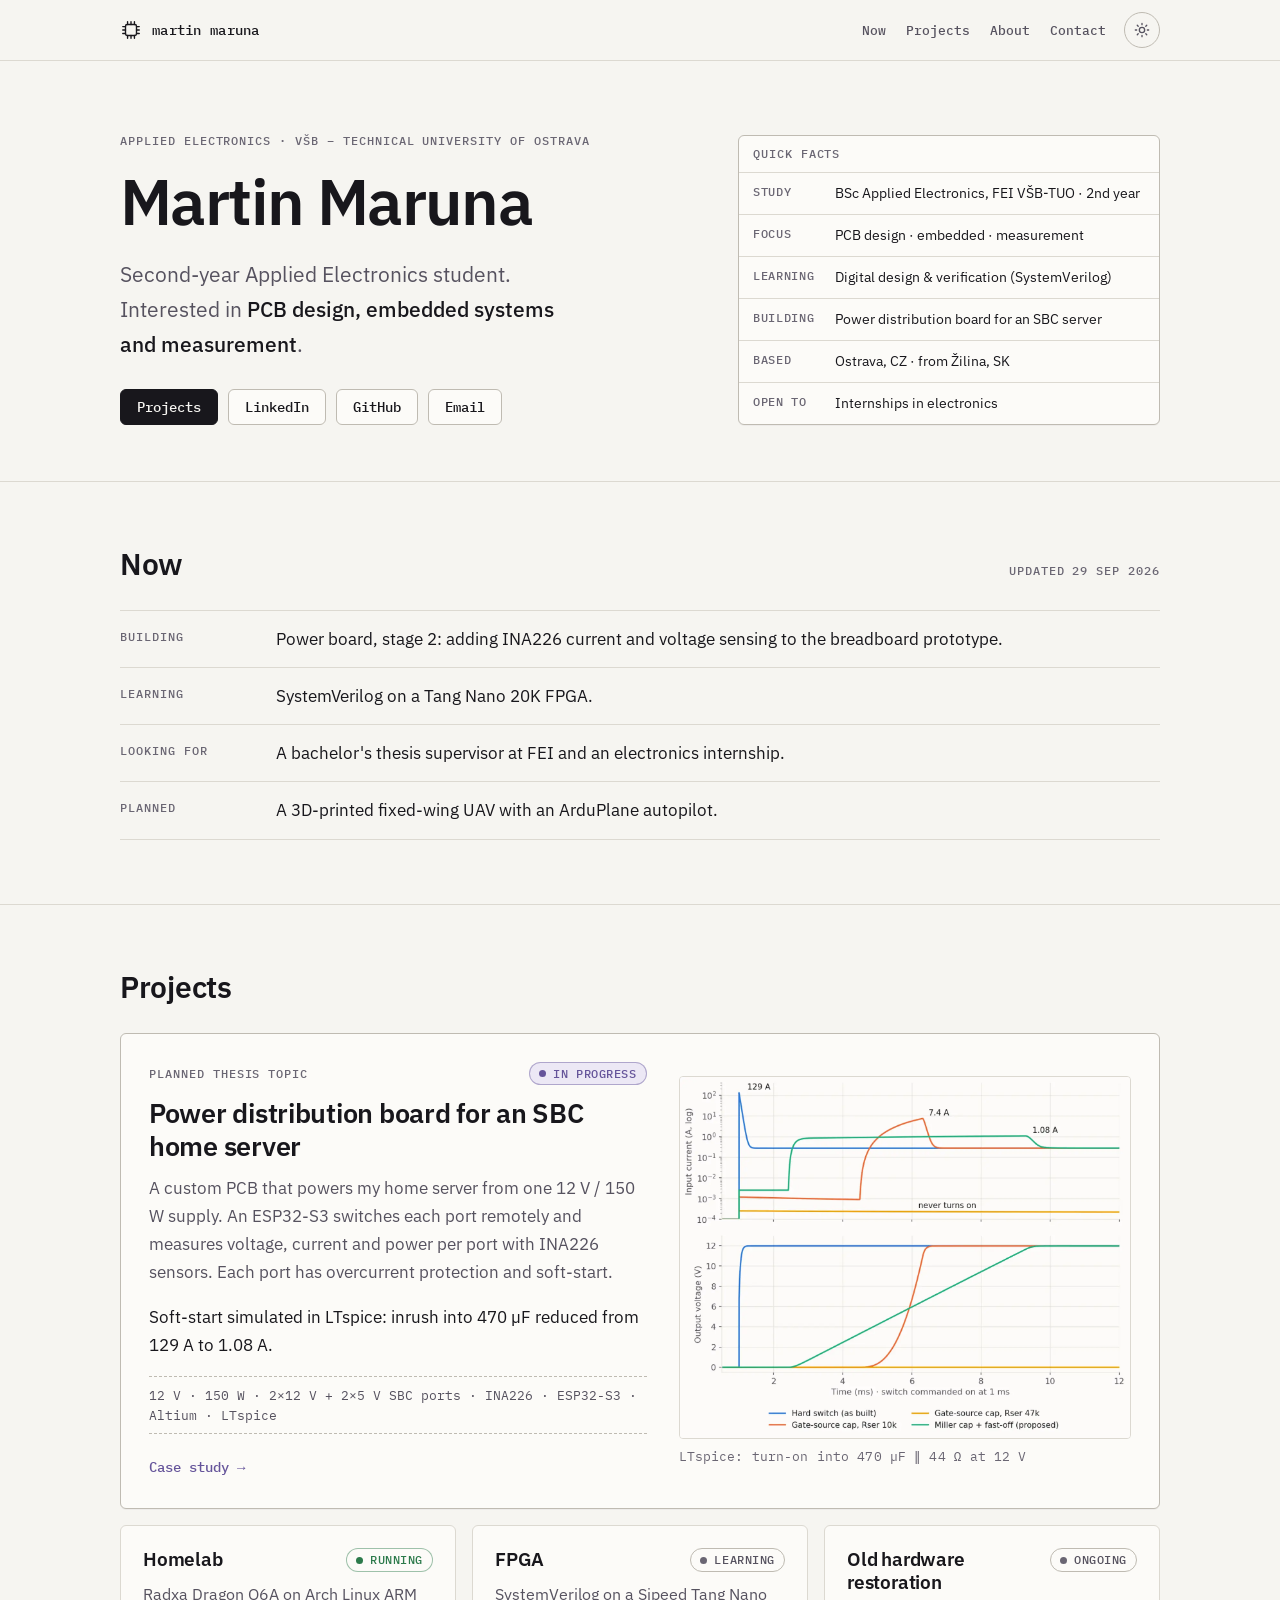
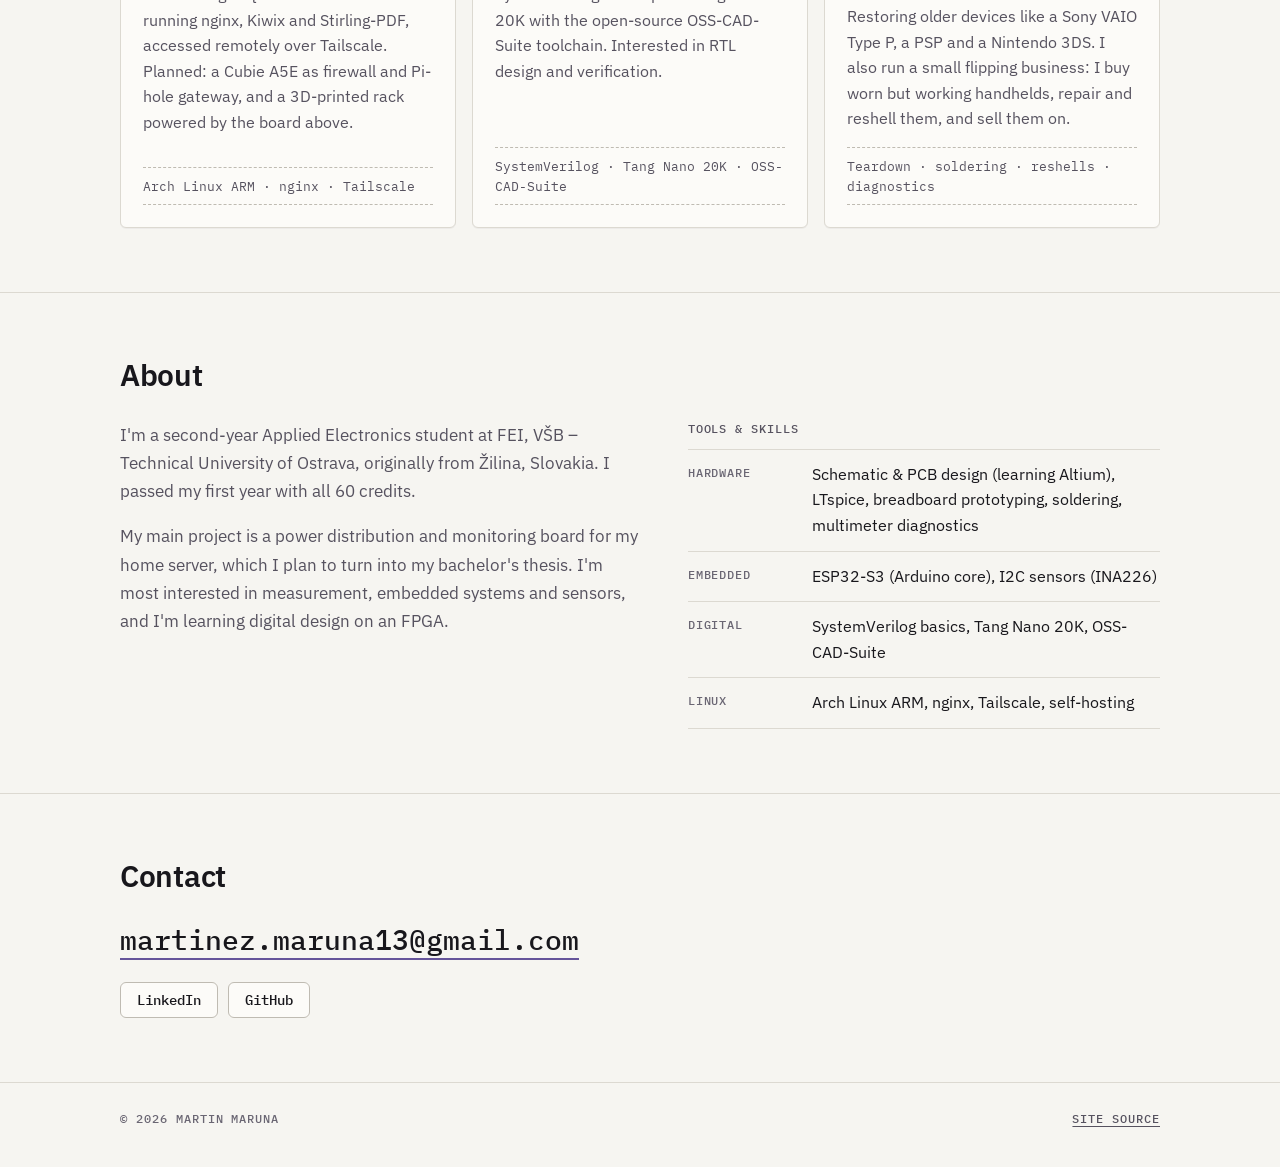
<file: index.html>
<!doctype html>
<html lang="en">
<head>
  <meta charset="utf-8">
  <meta name="viewport" content="width=device-width, initial-scale=1">
  <title>Martin Maruna · Electronics student, PCB &amp; embedded</title>
  <meta name="description" content="Martin Maruna, Applied Electronics student at VŠB – Technical University of Ostrava. Building a managed power distribution and monitoring board for an SBC home server; learning PCB design, embedded systems and digital design.">
  <meta name="author" content="Martin Maruna">
  <meta name="color-scheme" content="light dark">
  <meta name="theme-color" content="#f6f5f1" media="(prefers-color-scheme: light)">
  <meta name="theme-color" content="#131217" media="(prefers-color-scheme: dark)">
  <link rel="canonical" href="https://martynezys.github.io/">
  <link rel="icon" href="assets/img/favicon.svg" type="image/svg+xml">
  <link rel="apple-touch-icon" href="assets/img/apple-touch-icon.png">
  <meta property="og:type" content="website">
  <meta property="og:title" content="Martin Maruna · Electronics student, PCB & embedded">
  <meta property="og:description" content="Applied Electronics student at VŠB-TU Ostrava. Building a managed power distribution and monitoring board for an SBC home server.">
  <meta property="og:url" content="https://martynezys.github.io/">
  <meta property="og:image" content="https://martynezys.github.io/assets/img/og.png">
  <meta property="og:image:width" content="1200">
  <meta property="og:image:height" content="630">
  <meta name="twitter:card" content="summary_large_image">
  <link rel="preload" href="assets/fonts/ibm-plex-sans-latin-400-normal.woff2" as="font" type="font/woff2" crossorigin>
  <link rel="preload" href="assets/fonts/ibm-plex-mono-latin-500-normal.woff2" as="font" type="font/woff2" crossorigin>
  <link rel="stylesheet" href="assets/css/style.css">
  <script>(function(){try{var t=localStorage.getItem("theme");if(t==="dark"||t==="light")document.documentElement.setAttribute("data-theme",t)}catch(e){}})();</script>
</head>
<body>
  <a class="skip" href="#main">Skip to content</a>

  <header class="site-header">
    <div class="wrap">
      <a class="brand" href="./" aria-label="Martin Maruna, home">
        <svg viewBox="0 0 32 32" aria-hidden="true"><g stroke="currentColor" stroke-width="2" stroke-linecap="round" fill="none"><path d="M11 4v4M16 4v4M21 4v4M11 24v4M16 24v4M21 24v4M4 11h4M4 16h4M4 21h4M24 11h4M24 16h4M24 21h4"/><rect x="8" y="8" width="16" height="16" rx="2.5"/></g></svg>
        <span>martin maruna</span>
      </a>
      <nav class="nav" aria-label="Main">
        <a href="#now" class="hide-sm">Now</a>
        <a href="#projects">Projects</a>
        <a href="#about" class="hide-sm">About</a>
        <a href="#contact">Contact</a>
        <button class="theme-toggle" type="button" aria-label="Switch theme" aria-pressed="false">
          <svg class="sun" viewBox="0 0 24 24" fill="none" stroke="currentColor" stroke-width="2" stroke-linecap="round" aria-hidden="true"><circle cx="12" cy="12" r="4"/><path d="M12 2v2M12 20v2M4.9 4.9l1.4 1.4M17.7 17.7l1.4 1.4M2 12h2M20 12h2M4.9 19.1l1.4-1.4M17.7 6.3l1.4-1.4"/></svg>
          <svg class="moon" viewBox="0 0 24 24" fill="none" stroke="currentColor" stroke-width="2" stroke-linecap="round" stroke-linejoin="round" aria-hidden="true"><path d="M20 14.5A8 8 0 0 1 9.5 4a8 8 0 1 0 10.5 10.5z"/></svg>
        </button>
      </nav>
    </div>
  </header>

  <main id="main">
    <!-- Hero -->
    <section class="hero" aria-labelledby="hero-title">
      <div class="wrap">
        <div>
          <p class="label">Applied Electronics · VŠB – Technical University of Ostrava</p>
          <h1 id="hero-title">Martin Maruna</h1>
          <p class="lead">Second-year Applied Electronics student. Interested in <strong>PCB design, embedded systems and measurement</strong>.</p>
          <div class="actions">
            <a class="btn primary" href="#projects">Projects</a>
            <a class="btn" href="https://www.linkedin.com/in/martin-maruna/" rel="me">LinkedIn</a>
            <a class="btn" href="https://github.com/Martynezys" rel="me">GitHub</a>
            <a class="btn" href="mailto:martinez.maruna13@gmail.com">Email</a>
          </div>
        </div>
        <aside class="spec" aria-label="Quick facts">
          <div class="spec-title"><span class="label">Quick facts</span></div>
          <dl>
            <dt>Study</dt><dd>BSc Applied Electronics, FEI VŠB-TUO · 2nd year</dd>
            <dt>Focus</dt><dd>PCB design · embedded · measurement</dd>
            <dt>Learning</dt><dd>Digital design &amp; verification (SystemVerilog)</dd>
            <dt>Building</dt><dd>Power distribution board for an SBC server</dd>
            <dt>Based</dt><dd>Ostrava, CZ · from Žilina, SK</dd>
            <dt>Open to</dt><dd>Internships in electronics</dd>
          </dl>
        </aside>
      </div>
    </section>

    <!-- Now -->
    <section class="section" id="now" aria-labelledby="now-title">
      <div class="wrap">
        <header class="section-head">
          <h2 id="now-title">Now</h2>
          <span class="meta label">Updated 29 Sep 2026</span>
        </header>
        <ul class="now-list">
          <li><span class="label">Building</span><span>Power board, stage 2: adding INA226 current and voltage sensing to the breadboard prototype.</span></li>
          <li><span class="label">Learning</span><span>SystemVerilog on a Tang Nano 20K FPGA.</span></li>
          <li><span class="label">Looking for</span><span>A bachelor's thesis supervisor at FEI and an electronics internship.</span></li>
          <li><span class="label">Planned</span><span>A 3D-printed fixed-wing UAV with an ArduPlane autopilot.</span></li>
        </ul>
      </div>
    </section>

    <!-- Projects -->
    <section class="section" id="projects" aria-labelledby="projects-title">
      <div class="wrap">
        <header class="section-head">
          <h2 id="projects-title">Projects</h2>
        </header>

        <article class="feature" aria-labelledby="p1-title">
          <div>
            <div class="card-top"><span class="label">Planned thesis topic</span><span class="chip progress">In progress</span></div>
            <h3 id="p1-title">Power distribution board for an SBC home server</h3>
            <p>A custom PCB that powers my home server from one 12 V / 150 W supply. An ESP32-S3 switches each port remotely and measures voltage, current and power per port with INA226 sensors. Each port has overcurrent protection and soft-start.</p>
            <p class="result">Soft-start simulated in LTspice: inrush into 470 µF reduced from 129 A to 1.08 A.</p>
            <p class="specline">12 V · 150 W · 2×12 V + 2×5 V SBC ports · INA226 · ESP32-S3 · Altium · LTspice</p>
            <a class="more" href="projects/power-board/">Case study →</a>
          </div>
          <figure>
            <div class="frame">
              <img class="only-light" src="assets/img/sim-turn-on-light.webp" width="1400" height="1123" alt="Simulated turn-on of four gate-drive variants: inrush current peaks at 129 A for the hard switch, 7.4 A with a gate-source cap, 1.08 A with the Miller-cap soft-start; one variant never turns on." loading="lazy" decoding="async">
              <img class="only-dark" src="assets/img/sim-turn-on-dark.webp" width="1400" height="1123" alt="Simulated turn-on of four gate-drive variants: inrush current peaks at 129 A for the hard switch, 7.4 A with a gate-source cap, 1.08 A with the Miller-cap soft-start; one variant never turns on." loading="lazy" decoding="async">
            </div>
            <figcaption class="cap">LTspice: turn-on into 470 µF ‖ 44 Ω at 12 V</figcaption>
          </figure>
        </article>

        <div class="grid">
          <article class="card" aria-labelledby="p2-title">
            <div class="card-top"><h3 id="p2-title">Homelab</h3><span class="chip running">Running</span></div>
            <p>Radxa Dragon Q6A on Arch Linux ARM running nginx, Kiwix and Stirling-PDF, accessed remotely over Tailscale. Planned: a Cubie A5E as firewall and Pi-hole gateway, and a 3D-printed rack powered by the board above.</p>
            <p class="specline">Arch Linux ARM · nginx · Tailscale</p>
          </article>

          <article class="card" aria-labelledby="p3-title">
            <div class="card-top"><h3 id="p3-title">FPGA</h3><span class="chip">Learning</span></div>
            <p>SystemVerilog on a Sipeed Tang Nano 20K with the open-source OSS-CAD-Suite toolchain. Interested in RTL design and verification.</p>
            <p class="specline">SystemVerilog · Tang Nano 20K · OSS-CAD-Suite</p>
          </article>

          <article class="card" aria-labelledby="p4-title">
            <div class="card-top"><h3 id="p4-title">Old hardware restoration</h3><span class="chip">Ongoing</span></div>
            <p>Restoring older devices like a Sony VAIO Type P, a PSP and a Nintendo 3DS. I also run a small flipping business: I buy worn but working handhelds, repair and reshell them, and sell them on.</p>
            <p class="specline">Teardown · soldering · reshells · diagnostics</p>
          </article>
        </div>
      </div>
    </section>

    <!-- About -->
    <section class="section" id="about" aria-labelledby="about-title">
      <div class="wrap">
        <header class="section-head"><h2 id="about-title">About</h2></header>
        <div class="two-col">
          <div>
            <p>I'm a second-year Applied Electronics student at FEI, VŠB – Technical University of Ostrava, originally from Žilina, Slovakia. I passed my first year with all 60 credits.</p>
            <p>My main project is a power distribution and monitoring board for my home server, which I plan to turn into my bachelor's thesis. I'm most interested in measurement, embedded systems and sensors, and I'm learning digital design on an FPGA.</p>
          </div>
          <div>
            <p class="label" style="margin-bottom:12px">Tools &amp; skills</p>
            <dl class="skills">
              <div><dt class="label">Hardware</dt><dd>Schematic &amp; PCB design (learning Altium), LTspice, breadboard prototyping, soldering, multimeter diagnostics</dd></div>
              <div><dt class="label">Embedded</dt><dd>ESP32-S3 (Arduino core), I2C sensors (INA226)</dd></div>
              <div><dt class="label">Digital</dt><dd>SystemVerilog basics, Tang Nano 20K, OSS-CAD-Suite</dd></div>
              <div><dt class="label">Linux</dt><dd>Arch Linux ARM, nginx, Tailscale, self-hosting</dd></div>
            </dl>
          </div>
        </div>
      </div>
    </section>

    <!-- Contact -->
    <section class="section" id="contact" aria-labelledby="contact-title">
      <div class="wrap">
        <header class="section-head"><h2 id="contact-title">Contact</h2></header>
        <a class="contact-mail" href="mailto:martinez.maruna13@gmail.com">martinez.maruna13@gmail.com</a>
        <ul class="links">
          <li><a class="btn" href="https://www.linkedin.com/in/martin-maruna/" rel="me">LinkedIn</a></li>
          <li><a class="btn" href="https://github.com/Martynezys" rel="me">GitHub</a></li>
          <!-- TODO: add cv.pdf to the repo root, then uncomment -->
          <!-- <li><a class="btn" href="cv.pdf">CV (PDF)</a></li> -->
        </ul>
      </div>
    </section>
  </main>


  <footer class="site-footer">
    <div class="wrap">
      <span class="label">© 2026 Martin Maruna</span>
      <span class="label"><a href="https://github.com/Martynezys/Martynezys.github.io">Site source</a></span>
    </div>
  </footer>

  <script src="assets/js/theme.js" defer></script>
</body>
</html>
</file>
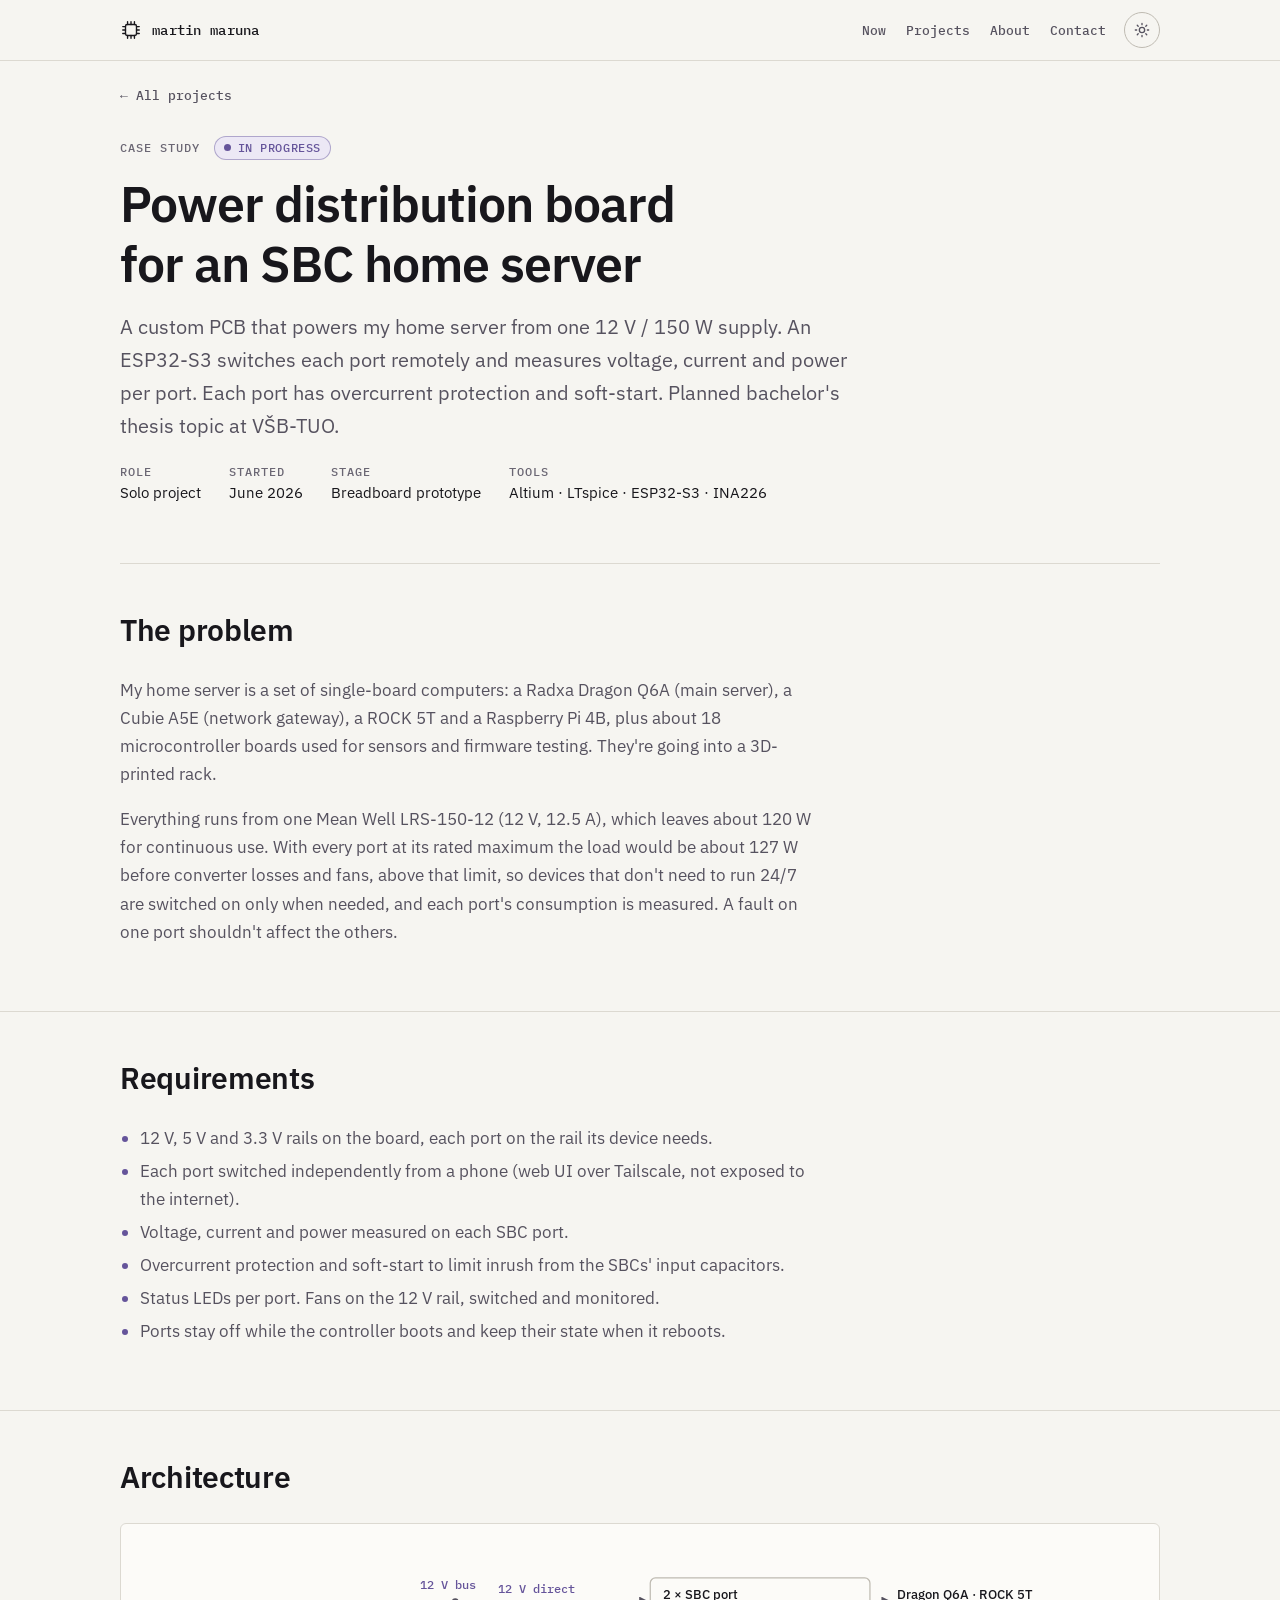
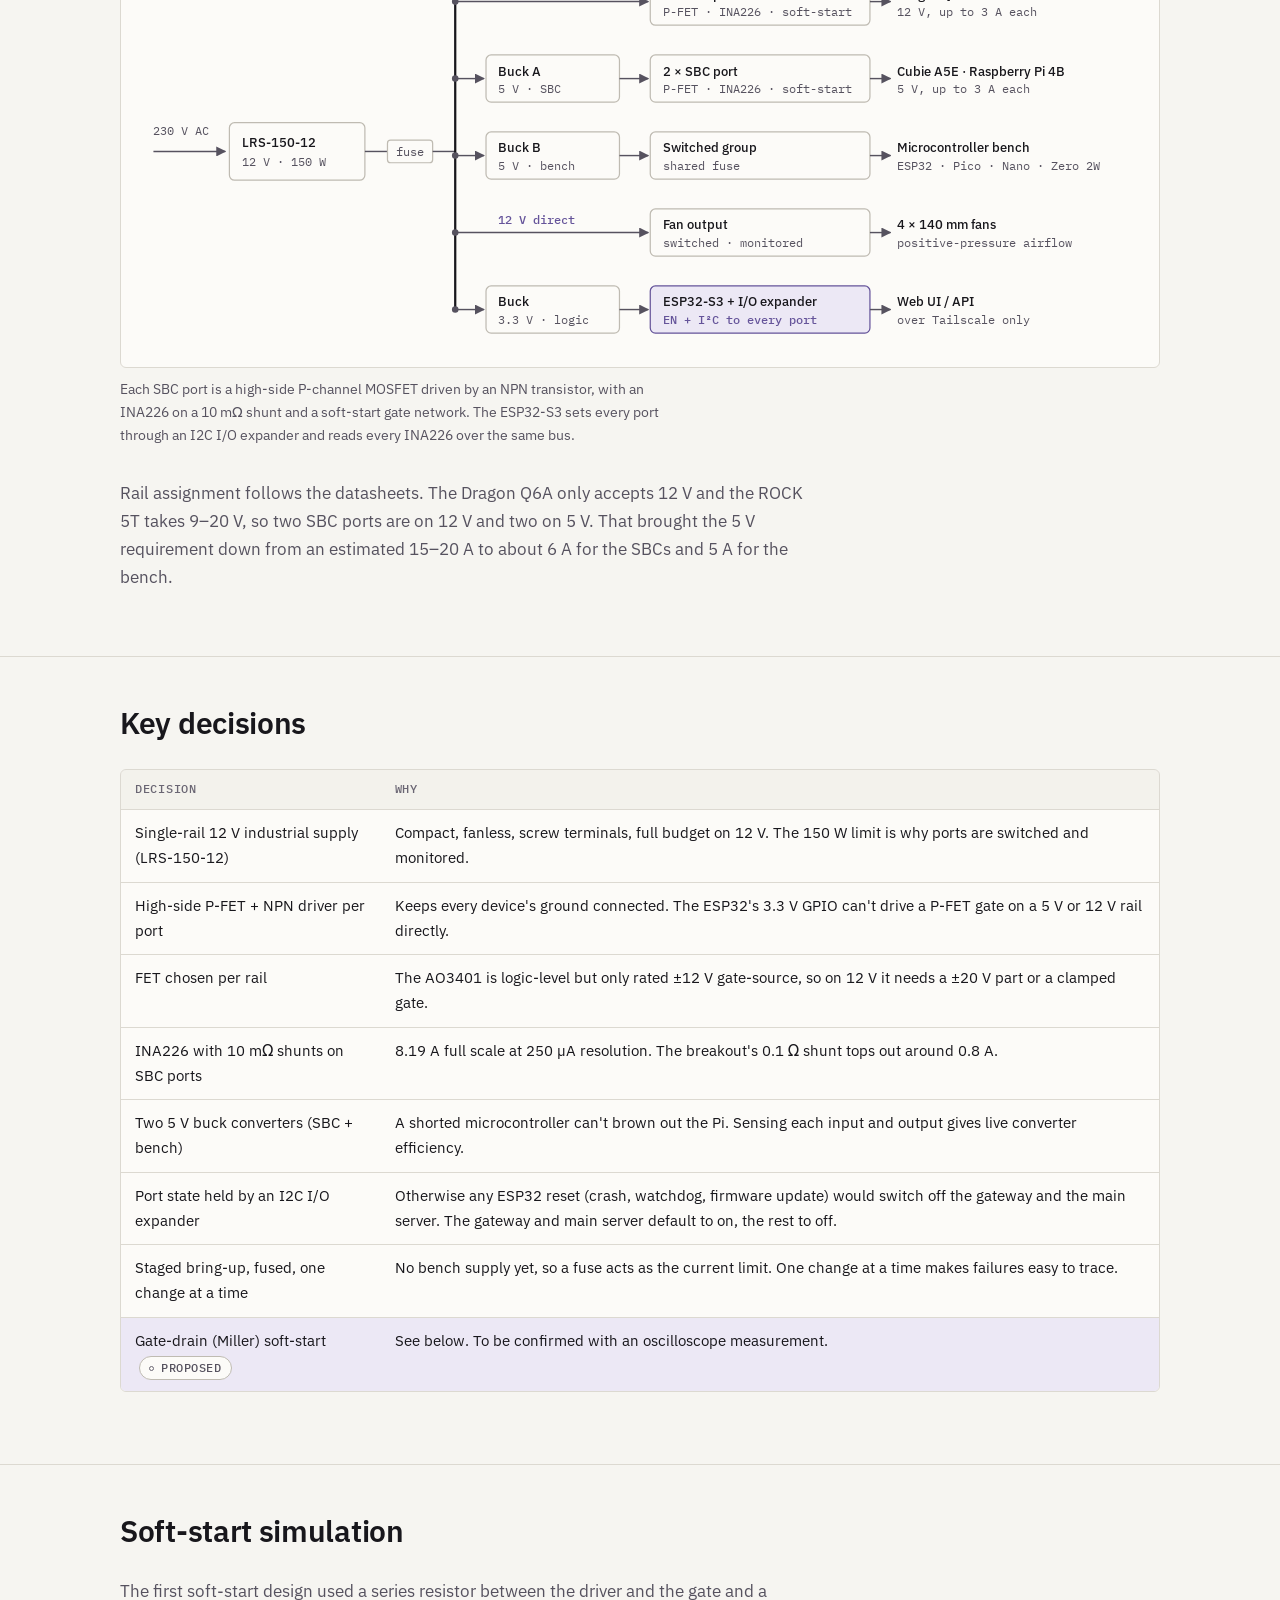
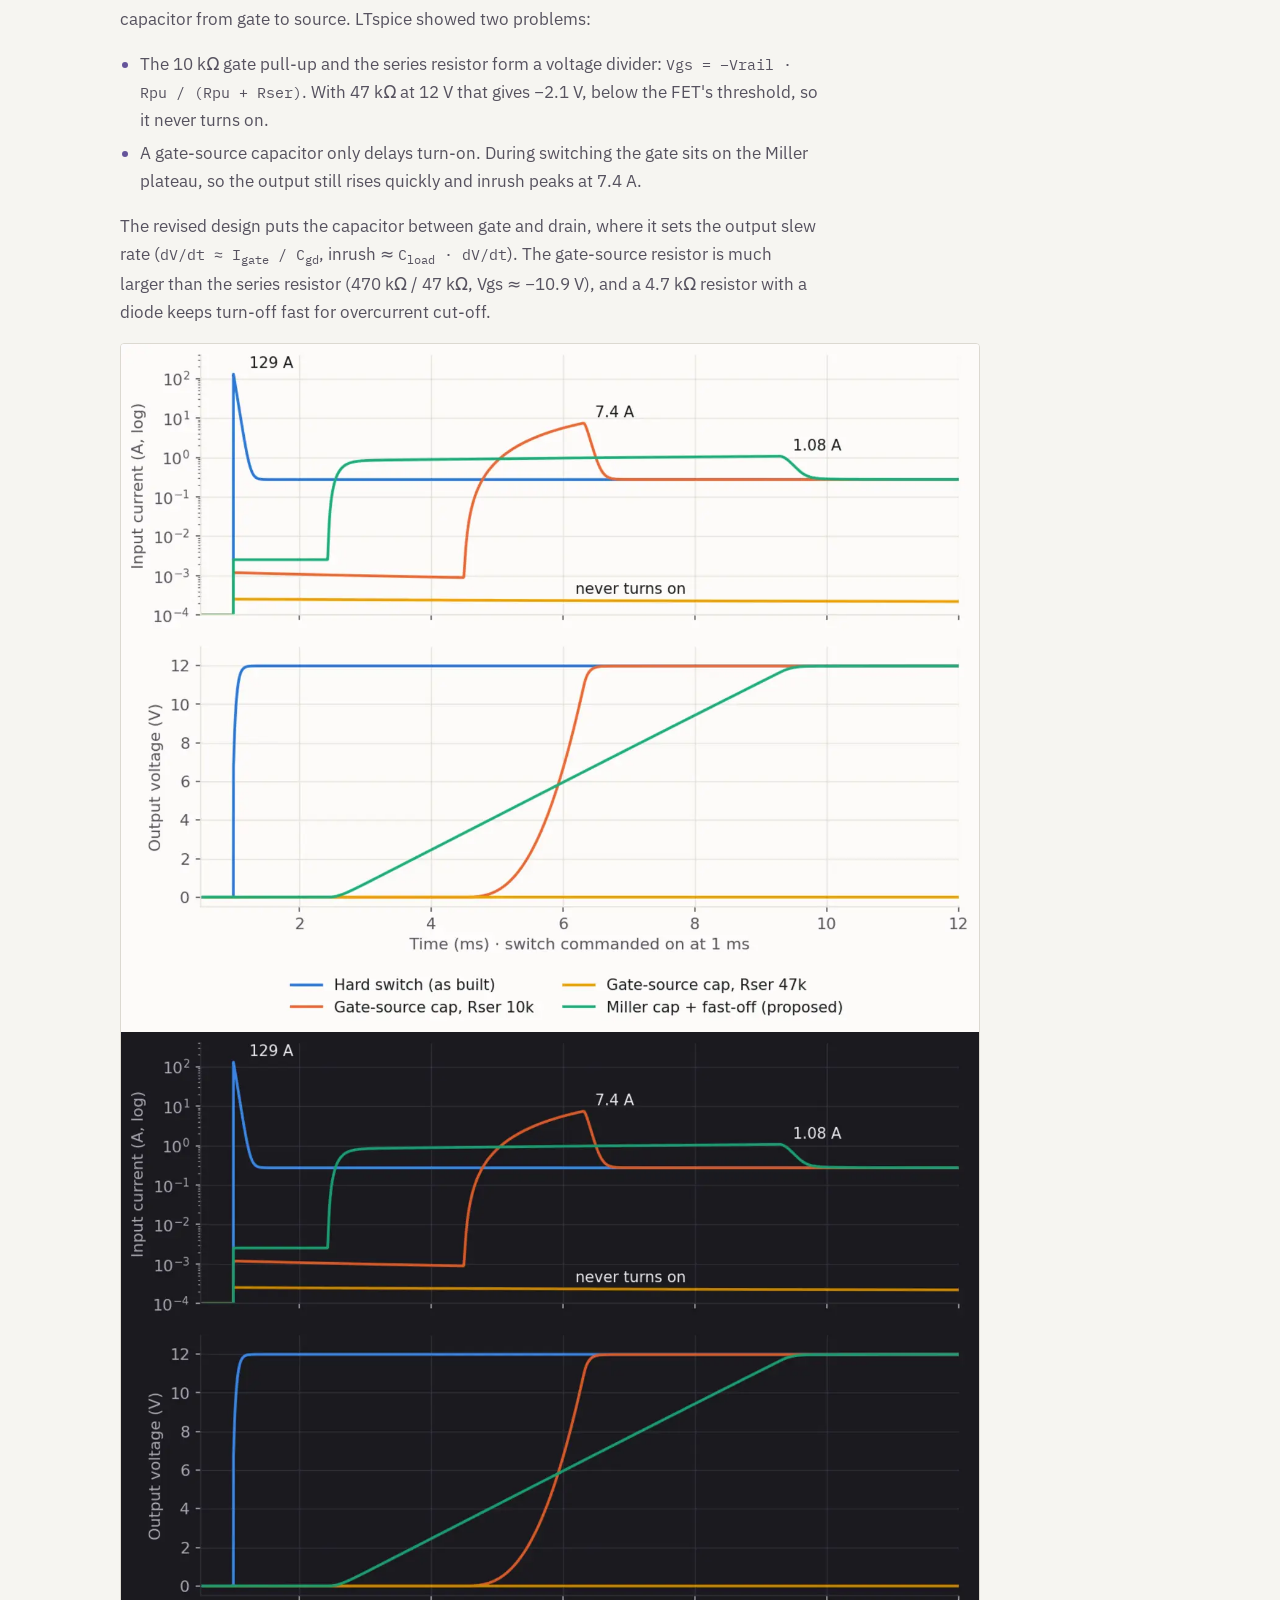
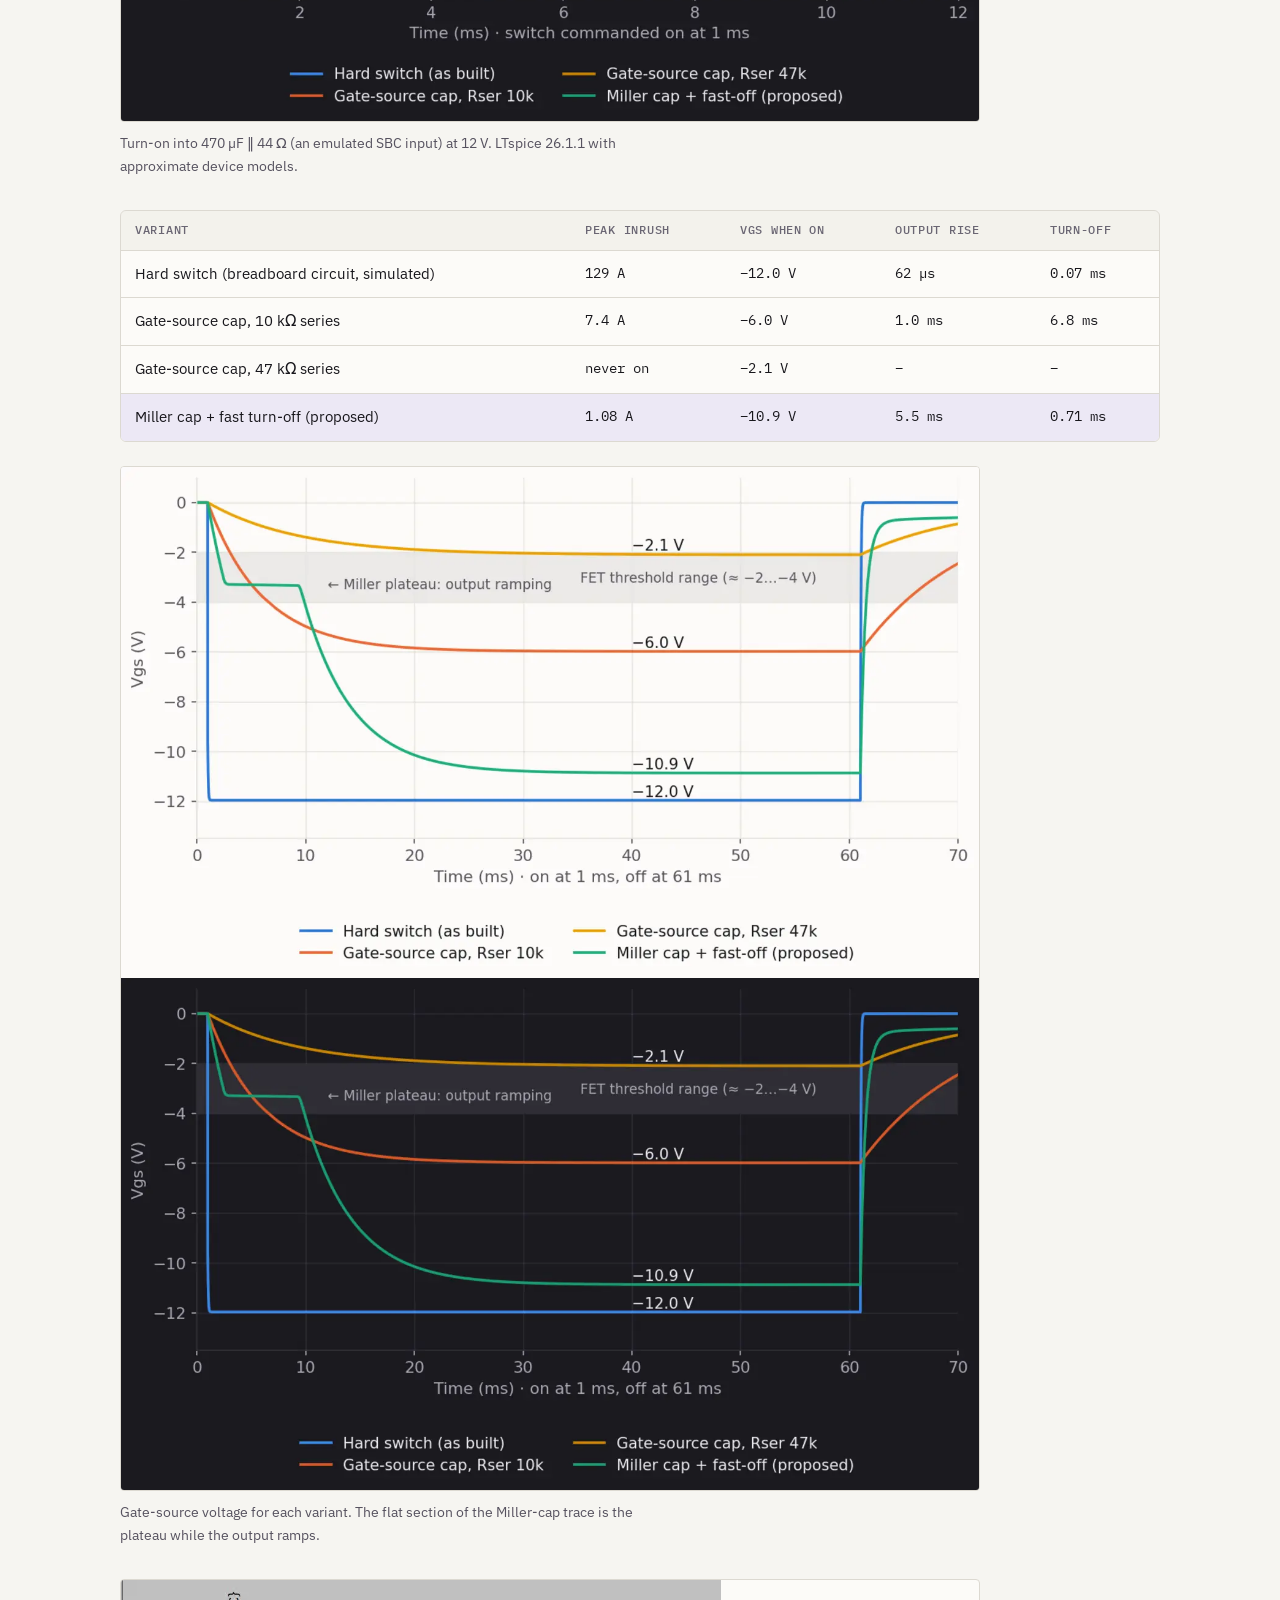
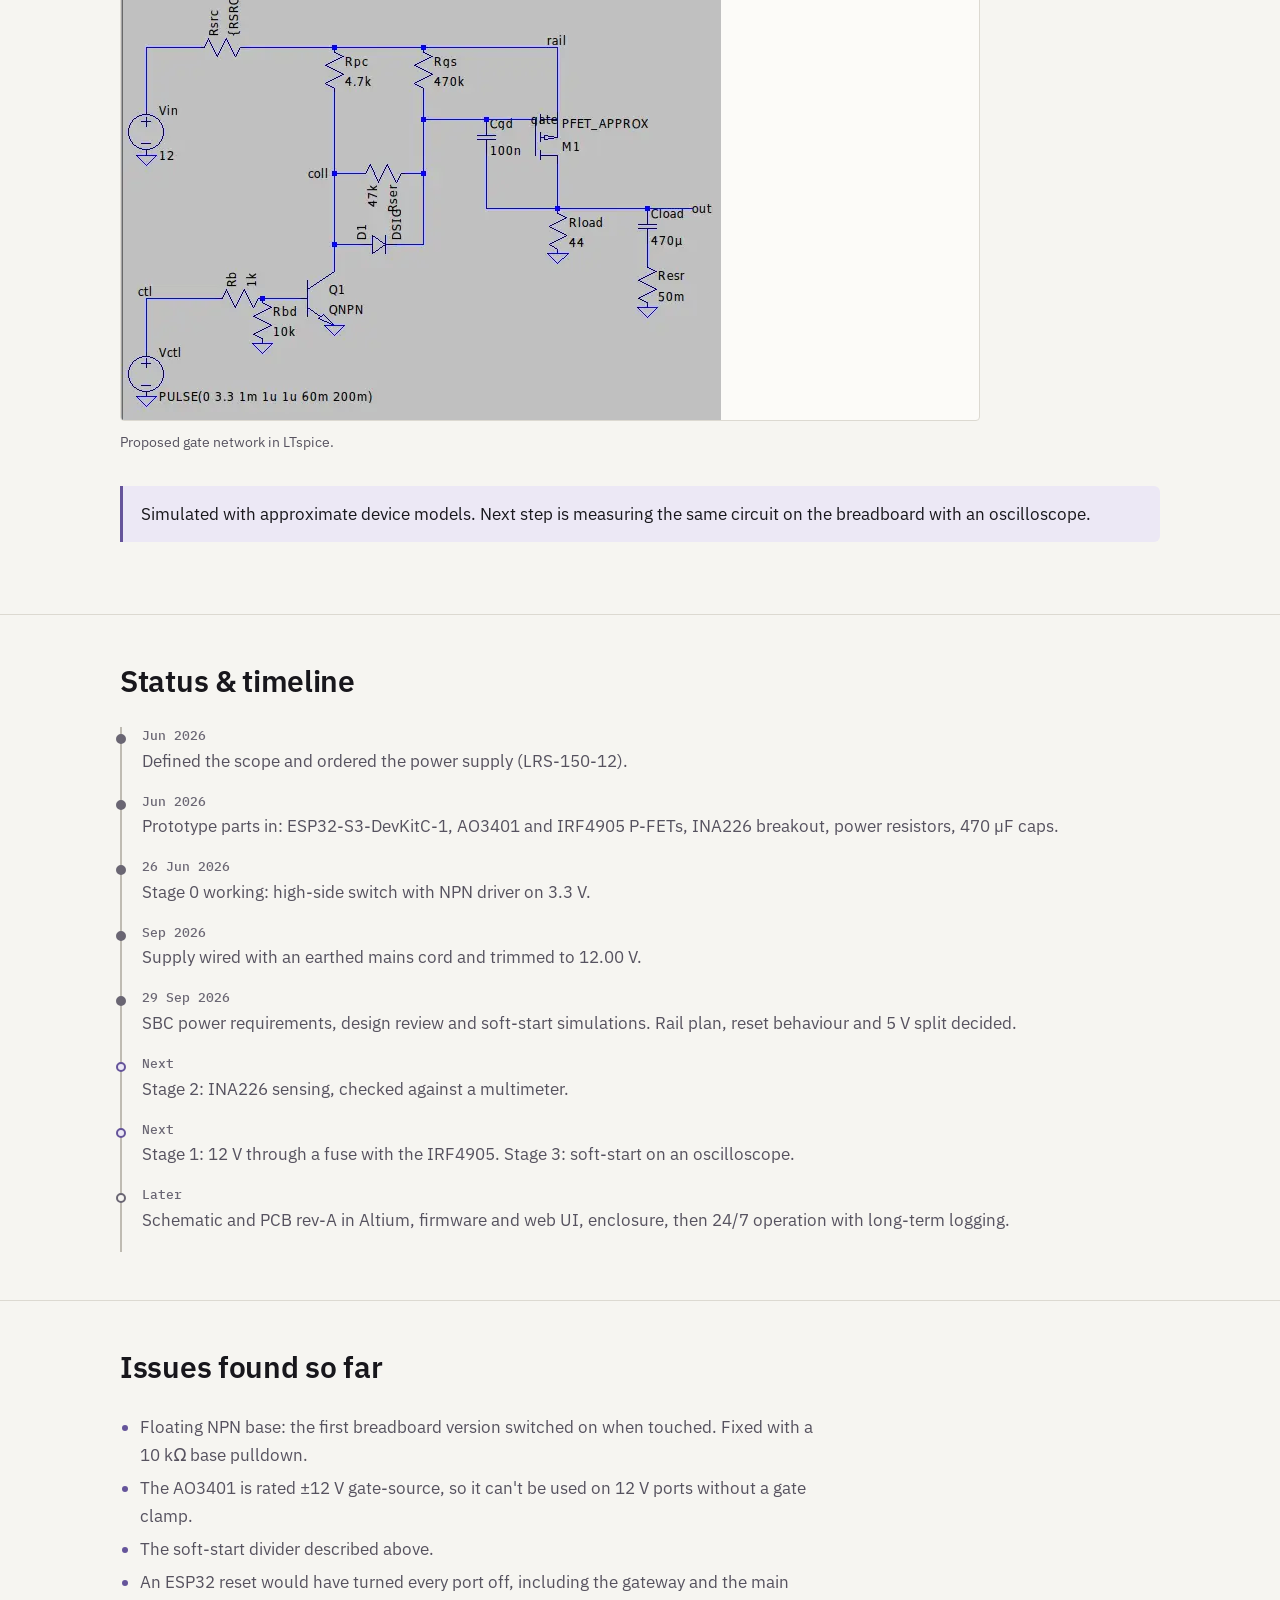
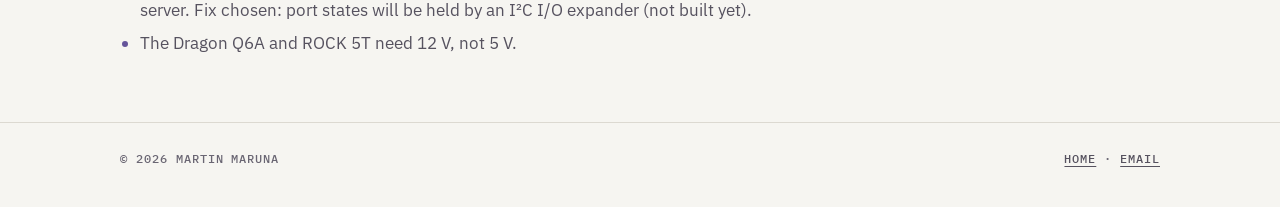
<file: projects/power-board/index.html>
<!doctype html>
<html lang="en">
<head>
  <meta charset="utf-8">
  <meta name="viewport" content="width=device-width, initial-scale=1">
  <title>Managed power distribution board · Martin Maruna</title>
  <meta name="description" content="Case study: a managed power distribution and monitoring board for an SBC home server. Per-port switching, INA226 telemetry, protection and soft-start from one 12 V / 150 W supply.">
  <meta name="author" content="Martin Maruna">
  <meta name="color-scheme" content="light dark">
  <meta name="theme-color" content="#f6f5f1" media="(prefers-color-scheme: light)">
  <meta name="theme-color" content="#131217" media="(prefers-color-scheme: dark)">
  <link rel="canonical" href="https://martynezys.github.io/projects/power-board/">
  <link rel="icon" href="../../assets/img/favicon.svg" type="image/svg+xml">
  <link rel="apple-touch-icon" href="../../assets/img/apple-touch-icon.png">
  <meta property="og:type" content="article">
  <meta property="og:title" content="Managed power distribution board for an SBC home server">
  <meta property="og:description" content="Per-port switching, INA226 telemetry and soft-start from one 12 V / 150 W supply. Simulated inrush cut from 129 A to 1.08 A.">
  <meta property="og:url" content="https://martynezys.github.io/projects/power-board/">
  <meta property="og:image" content="https://martynezys.github.io/assets/img/og.png">
  <meta property="og:image:width" content="1200">
  <meta property="og:image:height" content="630">
  <meta name="twitter:card" content="summary_large_image">
  <link rel="preload" href="../../assets/fonts/ibm-plex-sans-latin-400-normal.woff2" as="font" type="font/woff2" crossorigin>
  <link rel="preload" href="../../assets/fonts/ibm-plex-mono-latin-500-normal.woff2" as="font" type="font/woff2" crossorigin>
  <link rel="stylesheet" href="../../assets/css/style.css">
  <script>(function(){try{var t=localStorage.getItem("theme");if(t==="dark"||t==="light")document.documentElement.setAttribute("data-theme",t)}catch(e){}})();</script>
</head>
<body class="cs">
  <a class="skip" href="#main">Skip to content</a>

  <header class="site-header">
    <div class="wrap">
      <a class="brand" href="../../" aria-label="Martin Maruna, home">
        <svg viewBox="0 0 32 32" aria-hidden="true"><g stroke="currentColor" stroke-width="2" stroke-linecap="round" fill="none"><path d="M11 4v4M16 4v4M21 4v4M11 24v4M16 24v4M21 24v4M4 11h4M4 16h4M4 21h4M24 11h4M24 16h4M24 21h4"/><rect x="8" y="8" width="16" height="16" rx="2.5"/></g></svg>
        <span>martin maruna</span>
      </a>
      <nav class="nav" aria-label="Main">
        <a href="../../#now" class="hide-sm">Now</a>
        <a href="../../#projects">Projects</a>
        <a href="../../#about" class="hide-sm">About</a>
        <a href="../../#contact">Contact</a>
        <button class="theme-toggle" type="button" aria-label="Switch theme" aria-pressed="false">
          <svg class="sun" viewBox="0 0 24 24" fill="none" stroke="currentColor" stroke-width="2" stroke-linecap="round" aria-hidden="true"><circle cx="12" cy="12" r="4"/><path d="M12 2v2M12 20v2M4.9 4.9l1.4 1.4M17.7 17.7l1.4 1.4M2 12h2M20 12h2M4.9 19.1l1.4-1.4M17.7 6.3l1.4-1.4"/></svg>
          <svg class="moon" viewBox="0 0 24 24" fill="none" stroke="currentColor" stroke-width="2" stroke-linecap="round" stroke-linejoin="round" aria-hidden="true"><path d="M20 14.5A8 8 0 0 1 9.5 4a8 8 0 1 0 10.5 10.5z"/></svg>
        </button>
      </nav>
    </div>
  </header>

  <main id="main">
    <div class="wrap">
      <a class="crumb" href="../../#projects">← All projects</a>
      <header class="cs-head">
        <div class="card-top" style="justify-content:flex-start;gap:14px"><span class="label">Case study</span><span class="chip progress">In progress</span></div>
        <h1>Power distribution board for an SBC home server</h1>
        <p class="lead">A custom PCB that powers my home server from one 12 V / 150 W supply. An ESP32-S3 switches each port remotely and measures voltage, current and power per port. Each port has overcurrent protection and soft-start. Planned bachelor's thesis topic at VŠB-TUO.</p>
        <dl class="meta-row">
          <div><dt class="label">Role</dt><dd>Solo project</dd></div>
          <div><dt class="label">Started</dt><dd>June 2026</dd></div>
          <div><dt class="label">Stage</dt><dd>Breadboard prototype</dd></div>
          <div><dt class="label">Tools</dt><dd>Altium · LTspice · ESP32-S3 · INA226</dd></div>
        </dl>
      </header>
    </div>

    <section class="section" aria-labelledby="s1">
      <div class="wrap">
        <header class="section-head"><h2 id="s1">The problem</h2></header>
        <div class="prose">
          <p>My home server is a set of single-board computers: a Radxa Dragon Q6A (main server), a Cubie A5E (network gateway), a ROCK 5T and a Raspberry Pi 4B, plus about 18 microcontroller boards used for sensors and firmware testing. They're going into a 3D-printed rack.</p>
          <p>Everything runs from one Mean Well LRS-150-12 (12 V, 12.5 A), which leaves about 120 W for continuous use. With every port at its rated maximum the load would be about 127 W before converter losses and fans, above that limit, so devices that don't need to run 24/7 are switched on only when needed, and each port's consumption is measured. A fault on one port shouldn't affect the others.</p>
        </div>
      </div>
    </section>

    <section class="section" aria-labelledby="s2">
      <div class="wrap">
        <header class="section-head"><h2 id="s2">Requirements</h2></header>
        <div class="prose">
          <ul>
            <li>12 V, 5 V and 3.3 V rails on the board, each port on the rail its device needs.</li>
            <li>Each port switched independently from a phone (web UI over Tailscale, not exposed to the internet).</li>
            <li>Voltage, current and power measured on each SBC port.</li>
            <li>Overcurrent protection and soft-start to limit inrush from the SBCs' input capacitors.</li>
            <li>Status LEDs per port. Fans on the 12 V rail, switched and monitored.</li>
            <li>Ports stay off while the controller boots and keep their state when it reboots.</li>
          </ul>
        </div>
      </div>
    </section>

    <section class="section" aria-labelledby="s3">
      <div class="wrap">
        <header class="section-head"><h2 id="s3">Architecture</h2></header>
        <figure class="fig">
          <div class="diagram-wrap">
<svg class="dg" viewBox="0 0 980 400" role="img" aria-labelledby="dg-title dg-desc" xmlns="http://www.w3.org/2000/svg">
<title id="dg-title">Power board block diagram</title>
<desc id="dg-desc">230 V AC feeds a Mean Well LRS-150-12. Its 12 V output goes through a fuse onto a 12 V bus. From the bus: two 12 V SBC ports for the Dragon Q6A and ROCK 5T; Buck A (5 V) to two SBC ports for the Cubie A5E and Raspberry Pi 4B; Buck B (5 V) to a switched, fused microcontroller bench; a switched, monitored fan output; and a 3.3 V buck powering the ESP32-S3 and I/O expander, which switch every port and read every INA226 over I2C and serve a web UI over Tailscale.</desc>
<defs><marker id="ah" viewBox="0 0 10 10" refX="9" refY="5" markerWidth="7" markerHeight="7" orient="auto-start-reverse"><path class="arrow" d="M0 0L10 5L0 10z"/></marker></defs>
<text class="s" x="16" y="190">230 V AC</text>
<path class="ln" d="M16 206H86" marker-end="url(#ah)"/>
<rect class="box" x="90" y="178" width="132" height="56" rx="5"/>
<text class="t" x="102" y="202">LRS-150-12</text><text class="s" x="102" y="220">12 V · 150 W</text>
<path class="ln" d="M222 206H244"/>
<rect class="box" x="244" y="195" width="44" height="22" rx="3"/><text class="s" x="252" y="210">fuse</text>
<path class="ln" d="M288 206H310"/>
<path class="bus" d="M310 60V360"/>
<text class="a" x="276" y="48">12 V bus</text>
<circle cx="310" cy="60" r="3.2" class="arrow"/>
<path class="ln" d="M310 60H498" marker-end="url(#ah)"/>
<text class="a" x="352" y="52">12 V direct</text>
<rect class="box" x="500" y="37" width="214" height="46" rx="5"/>
<text class="t" x="512" y="57">2 × SBC port</text><text class="s" x="512" y="74">P-FET · INA226 · soft-start</text>
<path class="ln" d="M714 60H734" marker-end="url(#ah)"/>
<text class="t" x="740" y="57">Dragon Q6A · ROCK 5T</text><text class="s" x="740" y="74">12 V, up to 3 A each</text>
<circle cx="310" cy="135" r="3.2" class="arrow"/>
<path class="ln" d="M310 135H338" marker-end="url(#ah)"/>
<rect class="box" x="340" y="112" width="130" height="46" rx="5"/>
<text class="t" x="352" y="132">Buck A</text><text class="s" x="352" y="149">5 V · SBC</text>
<path class="ln" d="M470 135H498" marker-end="url(#ah)"/>
<rect class="box" x="500" y="112" width="214" height="46" rx="5"/>
<text class="t" x="512" y="132">2 × SBC port</text><text class="s" x="512" y="149">P-FET · INA226 · soft-start</text>
<path class="ln" d="M714 135H734" marker-end="url(#ah)"/>
<text class="t" x="740" y="132">Cubie A5E · Raspberry Pi 4B</text><text class="s" x="740" y="149">5 V, up to 3 A each</text>
<circle cx="310" cy="210" r="3.2" class="arrow"/>
<path class="ln" d="M310 210H338" marker-end="url(#ah)"/>
<rect class="box" x="340" y="187" width="130" height="46" rx="5"/>
<text class="t" x="352" y="207">Buck B</text><text class="s" x="352" y="224">5 V · bench</text>
<path class="ln" d="M470 210H498" marker-end="url(#ah)"/>
<rect class="box" x="500" y="187" width="214" height="46" rx="5"/>
<text class="t" x="512" y="207">Switched group</text><text class="s" x="512" y="224">shared fuse</text>
<path class="ln" d="M714 210H734" marker-end="url(#ah)"/>
<text class="t" x="740" y="207">Microcontroller bench</text><text class="s" x="740" y="224">ESP32 · Pico · Nano · Zero 2W</text>
<circle cx="310" cy="285" r="3.2" class="arrow"/>
<path class="ln" d="M310 285H498" marker-end="url(#ah)"/>
<text class="a" x="352" y="277">12 V direct</text>
<rect class="box" x="500" y="262" width="214" height="46" rx="5"/>
<text class="t" x="512" y="282">Fan output</text><text class="s" x="512" y="299">switched · monitored</text>
<path class="ln" d="M714 285H734" marker-end="url(#ah)"/>
<text class="t" x="740" y="282">4 × 140 mm fans</text><text class="s" x="740" y="299">positive-pressure airflow</text>
<circle cx="310" cy="360" r="3.2" class="arrow"/>
<path class="ln" d="M310 360H338" marker-end="url(#ah)"/>
<rect class="box" x="340" y="337" width="130" height="46" rx="5"/>
<text class="t" x="352" y="357">Buck</text><text class="s" x="352" y="374">3.3 V · logic</text>
<path class="ln" d="M470 360H498" marker-end="url(#ah)"/>
<rect class="box acc" x="500" y="337" width="214" height="46" rx="5"/>
<text class="t" x="512" y="357">ESP32-S3 + I/O expander</text><text class="a" x="512" y="374">EN + I²C to every port</text>
<path class="ln" d="M714 360H734" marker-end="url(#ah)"/>
<text class="t" x="740" y="357">Web UI / API</text><text class="s" x="740" y="374">over Tailscale only</text>
</svg>
          </div>
          <figcaption>Each SBC port is a high-side P-channel MOSFET driven by an NPN transistor, with an INA226 on a 10 mΩ shunt and a soft-start gate network. The ESP32-S3 sets every port through an I2C I/O expander and reads every INA226 over the same bus.</figcaption>
        </figure>
        <div class="prose">
          <p>Rail assignment follows the datasheets. The Dragon Q6A only accepts 12 V and the ROCK 5T takes 9–20 V, so two SBC ports are on 12 V and two on 5 V. That brought the 5 V requirement down from an estimated 15–20 A to about 6 A for the SBCs and 5 A for the bench.</p>
        </div>
      </div>
    </section>

    <section class="section" aria-labelledby="s4">
      <div class="wrap">
        <header class="section-head"><h2 id="s4">Key decisions</h2></header>
        <div class="table-wrap">
          <table>
            <thead><tr><th scope="col">Decision</th><th scope="col">Why</th></tr></thead>
            <tbody>
              <tr><td>Single-rail 12 V industrial supply (LRS-150-12)</td><td>Compact, fanless, screw terminals, full budget on 12 V. The 150 W limit is why ports are switched and monitored.</td></tr>
              <tr><td>High-side P-FET + NPN driver per port</td><td>Keeps every device's ground connected. The ESP32's 3.3 V GPIO can't drive a P-FET gate on a 5 V or 12 V rail directly.</td></tr>
              <tr><td>FET chosen per rail</td><td>The AO3401 is logic-level but only rated ±12 V gate-source, so on 12 V it needs a ±20 V part or a clamped gate.</td></tr>
              <tr><td>INA226 with 10 mΩ shunts on SBC ports</td><td>8.19 A full scale at 250 µA resolution. The breakout's 0.1 Ω shunt tops out around 0.8 A.</td></tr>
              <tr><td>Two 5 V buck converters (SBC + bench)</td><td>A shorted microcontroller can't brown out the Pi. Sensing each input and output gives live converter efficiency.</td></tr>
              <tr><td>Port state held by an I2C I/O expander</td><td>Otherwise any ESP32 reset (crash, watchdog, firmware update) would switch off the gateway and the main server. The gateway and main server default to on, the rest to off.</td></tr>
              <tr><td>Staged bring-up, fused, one change at a time</td><td>No bench supply yet, so a fuse acts as the current limit. One change at a time makes failures easy to trace.</td></tr>
              <tr class="hl"><td>Gate-drain (Miller) soft-start <span class="chip planned" style="margin-left:4px">Proposed</span></td><td>See below. To be confirmed with an oscilloscope measurement.</td></tr>
            </tbody>
          </table>
        </div>
      </div>
    </section>

    <section class="section" aria-labelledby="s5">
      <div class="wrap">
        <header class="section-head"><h2 id="s5">Soft-start simulation</h2></header>
        <div class="prose">
          <p>The first soft-start design used a series resistor between the driver and the gate and a capacitor from gate to source. LTspice showed two problems:</p>
          <ul>
            <li>The 10 kΩ gate pull-up and the series resistor form a voltage divider: <code>Vgs = −Vrail · Rpu / (Rpu + Rser)</code>. With 47 kΩ at 12 V that gives −2.1 V, below the FET's threshold, so it never turns on.</li>
            <li>A gate-source capacitor only delays turn-on. During switching the gate sits on the Miller plateau, so the output still rises quickly and inrush peaks at 7.4 A.</li>
          </ul>
          <p>The revised design puts the capacitor between gate and drain, where it sets the output slew rate (<code>dV/dt ≈ I<sub>gate</sub> / C<sub>gd</sub></code>, inrush ≈ <code>C<sub>load</sub> · dV/dt</code>). The gate-source resistor is much larger than the series resistor (470 kΩ / 47 kΩ, Vgs ≈ −10.9 V), and a 4.7 kΩ resistor with a diode keeps turn-off fast for overcurrent cut-off.</p>
        </div>

        <figure class="fig">
          <div class="frame">
            <a class="only-light" href="../../assets/img/sim-turn-on-light.webp"><img src="../../assets/img/sim-turn-on-light.webp" width="1400" height="1123" alt="Turn-on comparison. Top: input current on a log scale, peaking at 129 A for the hard switch, 7.4 A with a gate-source cap and 10k series resistor, 1.08 A with the Miller-cap design, and staying near 0.25 mA for the 47k variant, which never turns on. Bottom: output voltage rising almost instantly for the hard switch and as a straight ramp over about 5.5 ms for the Miller-cap design." loading="lazy" decoding="async"></a>
            <a class="only-dark" href="../../assets/img/sim-turn-on-dark.webp"><img src="../../assets/img/sim-turn-on-dark.webp" width="1400" height="1123" alt="Turn-on comparison. Top: input current on a log scale, peaking at 129 A for the hard switch, 7.4 A with a gate-source cap and 10k series resistor, 1.08 A with the Miller-cap design, and staying near 0.25 mA for the 47k variant, which never turns on. Bottom: output voltage rising almost instantly for the hard switch and as a straight ramp over about 5.5 ms for the Miller-cap design." loading="lazy" decoding="async"></a>
          </div>
          <figcaption>Turn-on into 470 µF ‖ 44 Ω (an emulated SBC input) at 12 V. LTspice 26.1.1 with approximate device models.</figcaption>
        </figure>

        <div class="table-wrap">
          <table>
            <thead><tr><th scope="col">Variant</th><th scope="col">Peak inrush</th><th scope="col">Vgs when on</th><th scope="col">Output rise</th><th scope="col">Turn-off</th></tr></thead>
            <tbody>
              <tr><td>Hard switch (breadboard circuit, simulated)</td><td class="num">129 A</td><td class="num">−12.0 V</td><td class="num">62 µs</td><td class="num">0.07 ms</td></tr>
              <tr><td>Gate-source cap, 10 kΩ series</td><td class="num">7.4 A</td><td class="num">−6.0 V</td><td class="num">1.0 ms</td><td class="num">6.8 ms</td></tr>
              <tr><td>Gate-source cap, 47 kΩ series</td><td class="num">never on</td><td class="num">−2.1 V</td><td class="num">–</td><td class="num">–</td></tr>
              <tr class="hl"><td>Miller cap + fast turn-off (proposed)</td><td class="num">1.08 A</td><td class="num">−10.9 V</td><td class="num">5.5 ms</td><td class="num">0.71 ms</td></tr>
            </tbody>
          </table>
        </div>

        <figure class="fig">
          <div class="frame">
            <a class="only-light" href="../../assets/img/sim-vgs-light.webp"><img src="../../assets/img/sim-vgs-light.webp" width="1400" height="835" alt="Gate-source voltage over the full on/off cycle: −12.0 V for the hard switch, −10.9 V for the Miller design after a plateau near −3.3 V while the output ramps, −6.0 V and −2.1 V for the two gate-source-cap variants. The shaded FET threshold band sits between −2 and −4 V." loading="lazy" decoding="async"></a>
            <a class="only-dark" href="../../assets/img/sim-vgs-dark.webp"><img src="../../assets/img/sim-vgs-dark.webp" width="1400" height="835" alt="Gate-source voltage over the full on/off cycle: −12.0 V for the hard switch, −10.9 V for the Miller design after a plateau near −3.3 V while the output ramps, −6.0 V and −2.1 V for the two gate-source-cap variants. The shaded FET threshold band sits between −2 and −4 V." loading="lazy" decoding="async"></a>
          </div>
          <figcaption>Gate-source voltage for each variant. The flat section of the Miller-cap trace is the plateau while the output ramps.</figcaption>
        </figure>

        <figure class="fig">
          <div class="frame"><img src="../../assets/img/ltspice-softstart-schematic.webp" width="600" height="440" alt="LTspice schematic of the proposed soft-start: P-channel MOSFET with 470k gate-source resistor, 47k series resistor to an NPN driver, 100 nF gate-drain capacitor, 4.7k collector pull-up and a diode for fast turn-off, driving 470 µF in parallel with 44 Ω." loading="lazy" decoding="async"></div>
          <figcaption>Proposed gate network in LTspice.</figcaption>
        </figure>

        <div class="callout"><p>Simulated with approximate device models. Next step is measuring the same circuit on the breadboard with an oscilloscope.</p></div>
      </div>
    </section>

    <section class="section" aria-labelledby="s6">
      <div class="wrap">
        <header class="section-head"><h2 id="s6">Status &amp; timeline</h2></header>
        <ol class="timeline">
          <li class="done"><span class="when">Jun 2026</span><p>Defined the scope and ordered the power supply (LRS-150-12).</p></li>
          <li class="done"><span class="when">Jun 2026</span><p>Prototype parts in: ESP32-S3-DevKitC-1, AO3401 and IRF4905 P-FETs, INA226 breakout, power resistors, 470 µF caps.</p></li>
          <li class="done"><span class="when">26 Jun 2026</span><p>Stage 0 working: high-side switch with NPN driver on 3.3 V.</p></li>
          <li class="done"><span class="when">Sep 2026</span><p>Supply wired with an earthed mains cord and trimmed to 12.00 V.</p></li>
          <li class="done"><span class="when">29 Sep 2026</span><p>SBC power requirements, design review and soft-start simulations. Rail plan, reset behaviour and 5 V split decided.</p></li>
          <li class="next"><span class="when">Next</span><p>Stage 2: INA226 sensing, checked against a multimeter.</p></li>
          <li class="next"><span class="when">Next</span><p>Stage 1: 12 V through a fuse with the IRF4905. Stage 3: soft-start on an oscilloscope.</p></li>
          <li><span class="when">Later</span><p>Schematic and PCB rev-A in Altium, firmware and web UI, enclosure, then 24/7 operation with long-term logging.</p></li>
        </ol>
      </div>
    </section>

    <section class="section" aria-labelledby="s7">
      <div class="wrap">
        <header class="section-head"><h2 id="s7">Issues found so far</h2></header>
        <div class="prose">
          <ul>
            <li>Floating NPN base: the first breadboard version switched on when touched. Fixed with a 10 kΩ base pulldown.</li>
            <li>The AO3401 is rated ±12 V gate-source, so it can't be used on 12 V ports without a gate clamp.</li>
            <li>The soft-start divider described above.</li>
            <li>An ESP32 reset would have turned every port off, including the gateway and the main server. Fix chosen: port states will be held by an I²C I/O expander (not built yet).</li>
            <li>The Dragon Q6A and ROCK 5T need 12 V, not 5 V.</li>
          </ul>
          <!-- TODO: when the project repo is public, add: <p><a class="btn" href="https://github.com/Martynezys/REPO">Project repository</a></p> -->
        </div>
      </div>
    </section>
  </main>

  <footer class="site-footer">
    <div class="wrap">
      <span class="label">© 2026 Martin Maruna</span>
      <span class="label"><a href="../../">Home</a> · <a href="mailto:martinez.maruna13@gmail.com">Email</a></span>
    </div>
  </footer>

  <script src="../../assets/js/theme.js" defer></script>
</body>
</html>
</file>
<file: assets/css/style.css>
/* Martin Maruna: portfolio. Plain CSS, no build step. */

/* ---------- Fonts (self-hosted IBM Plex, SIL OFL: see fonts/OFL-IBM-Plex.txt) ---------- */
@font-face { font-family: "Plex Sans"; font-style: normal; font-weight: 400; font-display: swap;
  src: url(../fonts/ibm-plex-sans-latin-400-normal.woff2) format("woff2");
  unicode-range: U+0000-00FF,U+0131,U+0152-0153,U+02BB-02BC,U+02C6,U+02DA,U+02DC,U+0304,U+0308,U+0329,U+2000-206F,U+20AC,U+2122,U+2191,U+2193,U+2212,U+2215,U+FEFF,U+FFFD; }
@font-face { font-family: "Plex Sans"; font-style: normal; font-weight: 400; font-display: swap;
  src: url(../fonts/ibm-plex-sans-latin-ext-400-normal.woff2) format("woff2");
  unicode-range: U+0100-02BA,U+02BD-02C5,U+02C7-02CC,U+02CE-02D7,U+02DD-02FF,U+0304,U+0308,U+0329,U+1D00-1DBF,U+1E00-1E9F,U+1EF2-1EFF,U+2020,U+20A0-20AB,U+20AD-20C0,U+2113,U+2C60-2C7F,U+A720-A7FF; }
@font-face { font-family: "Plex Sans"; font-style: normal; font-weight: 500; font-display: swap;
  src: url(../fonts/ibm-plex-sans-latin-500-normal.woff2) format("woff2");
  unicode-range: U+0000-00FF,U+0131,U+0152-0153,U+02BB-02BC,U+02C6,U+02DA,U+02DC,U+0304,U+0308,U+0329,U+2000-206F,U+20AC,U+2122,U+2191,U+2193,U+2212,U+2215,U+FEFF,U+FFFD; }
@font-face { font-family: "Plex Sans"; font-style: normal; font-weight: 500; font-display: swap;
  src: url(../fonts/ibm-plex-sans-latin-ext-500-normal.woff2) format("woff2");
  unicode-range: U+0100-02BA,U+02BD-02C5,U+02C7-02CC,U+02CE-02D7,U+02DD-02FF,U+0304,U+0308,U+0329,U+1D00-1DBF,U+1E00-1E9F,U+1EF2-1EFF,U+2020,U+20A0-20AB,U+20AD-20C0,U+2113,U+2C60-2C7F,U+A720-A7FF; }
@font-face { font-family: "Plex Sans"; font-style: normal; font-weight: 600; font-display: swap;
  src: url(../fonts/ibm-plex-sans-latin-600-normal.woff2) format("woff2");
  unicode-range: U+0000-00FF,U+0131,U+0152-0153,U+02BB-02BC,U+02C6,U+02DA,U+02DC,U+0304,U+0308,U+0329,U+2000-206F,U+20AC,U+2122,U+2191,U+2193,U+2212,U+2215,U+FEFF,U+FFFD; }
@font-face { font-family: "Plex Sans"; font-style: normal; font-weight: 600; font-display: swap;
  src: url(../fonts/ibm-plex-sans-latin-ext-600-normal.woff2) format("woff2");
  unicode-range: U+0100-02BA,U+02BD-02C5,U+02C7-02CC,U+02CE-02D7,U+02DD-02FF,U+0304,U+0308,U+0329,U+1D00-1DBF,U+1E00-1E9F,U+1EF2-1EFF,U+2020,U+20A0-20AB,U+20AD-20C0,U+2113,U+2C60-2C7F,U+A720-A7FF; }
@font-face { font-family: "Plex Mono"; font-style: normal; font-weight: 400; font-display: swap;
  src: url(../fonts/ibm-plex-mono-latin-400-normal.woff2) format("woff2");
  unicode-range: U+0000-00FF,U+0131,U+0152-0153,U+02BB-02BC,U+02C6,U+02DA,U+02DC,U+0304,U+0308,U+0329,U+2000-206F,U+20AC,U+2122,U+2191,U+2193,U+2212,U+2215,U+FEFF,U+FFFD; }
@font-face { font-family: "Plex Mono"; font-style: normal; font-weight: 400; font-display: swap;
  src: url(../fonts/ibm-plex-mono-latin-ext-400-normal.woff2) format("woff2");
  unicode-range: U+0100-02BA,U+02BD-02C5,U+02C7-02CC,U+02CE-02D7,U+02DD-02FF,U+0304,U+0308,U+0329,U+1D00-1DBF,U+1E00-1E9F,U+1EF2-1EFF,U+2020,U+20A0-20AB,U+20AD-20C0,U+2113,U+2C60-2C7F,U+A720-A7FF; }
@font-face { font-family: "Plex Mono"; font-style: normal; font-weight: 500; font-display: swap;
  src: url(../fonts/ibm-plex-mono-latin-500-normal.woff2) format("woff2");
  unicode-range: U+0000-00FF,U+0131,U+0152-0153,U+02BB-02BC,U+02C6,U+02DA,U+02DC,U+0304,U+0308,U+0329,U+2000-206F,U+20AC,U+2122,U+2191,U+2193,U+2212,U+2215,U+FEFF,U+FFFD; }
@font-face { font-family: "Plex Mono"; font-style: normal; font-weight: 500; font-display: swap;
  src: url(../fonts/ibm-plex-mono-latin-ext-500-normal.woff2) format("woff2");
  unicode-range: U+0100-02BA,U+02BD-02C5,U+02C7-02CC,U+02CE-02D7,U+02DD-02FF,U+0304,U+0308,U+0329,U+1D00-1DBF,U+1E00-1E9F,U+1EF2-1EFF,U+2020,U+20A0-20AB,U+20AD-20C0,U+2113,U+2C60-2C7F,U+A720-A7FF; }

/* ---------- Tokens ---------- */
:root {
  color-scheme: light;
  --bg: #f6f5f1;
  --card: #fcfbf8;
  --ink: #18171c;
  --ink-2: #56525f;
  --ink-3: #6a6673;
  --rule: #dcd9d1;
  --rule-strong: #bfbbb2;
  --accent: #65549a;
  --accent-soft: #ece8f5;
  --ok: #2c7a4b;
  --shadow: 0 1px 0 rgba(24, 23, 28, 0.04);
  --sans: "Plex Sans", ui-sans-serif, system-ui, -apple-system, "Segoe UI", Roboto, sans-serif;
  --mono: "Plex Mono", ui-monospace, "SFMono-Regular", Menlo, Consolas, monospace;
  --wrap: 1080px;
  --gutter: 20px;
  --radius: 6px;
}
@media (prefers-color-scheme: dark) {
  :root:not([data-theme="light"]) {
    color-scheme: dark;
    --bg: #131217; --card: #1b1a20; --ink: #ecebf1; --ink-2: #aba8b6; --ink-3: #8f8b9b;
    --rule: #2c2a33; --rule-strong: #45424f; --accent: #b6a8e6; --accent-soft: #29243a; --ok: #6cc493;
    --shadow: none;
  }
}
:root[data-theme="dark"] {
  color-scheme: dark;
  --bg: #131217; --card: #1b1a20; --ink: #ecebf1; --ink-2: #aba8b6; --ink-3: #8f8b9b;
  --rule: #2c2a33; --rule-strong: #45424f; --accent: #b6a8e6; --accent-soft: #29243a; --ok: #6cc493;
  --shadow: none;
}

/* ---------- Base ---------- */
*, *::before, *::after { box-sizing: border-box; }
html { -webkit-text-size-adjust: 100%; text-size-adjust: 100%; scroll-padding-top: 24px; }
@media (prefers-reduced-motion: no-preference) { html { scroll-behavior: smooth; } }
body {
  margin: 0; background: var(--bg); color: var(--ink);
  font: 400 17px/1.65 var(--sans);
  -webkit-font-smoothing: antialiased; text-rendering: optimizeLegibility;
  overflow-wrap: break-word;
}
img, svg { max-width: 100%; height: auto; display: block; }
a { color: var(--accent); text-decoration-thickness: 1px; text-underline-offset: 3px; }
a:hover { text-decoration-thickness: 2px; }
:focus-visible { outline: 2px solid var(--accent); outline-offset: 3px; border-radius: 3px; }
h1, h2, h3 { line-height: 1.2; margin: 0; font-weight: 600; letter-spacing: -0.01em; }
p { margin: 0 0 1em; }
ul { margin: 0; padding: 0; }
code, .mono { font-family: var(--mono); font-size: 0.88em; }
::selection { background: var(--accent-soft); color: var(--ink); }

.wrap { max-width: var(--wrap); margin: 0 auto; padding: 0 var(--gutter); }
@media (max-width: 480px) { :root { --gutter: 16px; } body { font-size: 16px; } }

.skip { position: absolute; left: -999px; top: 8px; background: var(--card); padding: 8px 12px; border: 1px solid var(--rule-strong); z-index: 10; }
.skip:focus { left: 8px; }

.label {
  font: 500 12px/1.3 var(--mono); letter-spacing: 0.08em; text-transform: uppercase; color: var(--ink-3);
}

/* ---------- Header ---------- */
.site-header { border-bottom: 1px solid var(--rule); }
.site-header .wrap { display: flex; align-items: center; justify-content: space-between; gap: 16px; min-height: 60px; }
.brand { display: flex; align-items: center; gap: 10px; color: var(--ink); text-decoration: none; font: 500 14px/1 var(--mono); letter-spacing: 0.02em; white-space: nowrap; }
.brand svg { width: 22px; height: 22px; }
.nav { display: flex; align-items: center; gap: 4px; }
.nav a { color: var(--ink-2); text-decoration: none; font: 500 13px/1 var(--mono); padding: 8px 8px; border-radius: 4px; }
.nav a:hover { color: var(--ink); background: var(--accent-soft); }
.theme-toggle {
  margin-left: 6px; width: 36px; height: 36px; display: inline-grid; place-items: center;
  background: transparent; border: 1px solid var(--rule-strong); border-radius: 50%; color: var(--ink-2); cursor: pointer;
}
.theme-toggle:hover { color: var(--ink); border-color: var(--ink-3); }
.theme-toggle svg { width: 16px; height: 16px; }
.theme-toggle .moon { display: none; }
:root[data-theme="dark"] .theme-toggle .sun { display: none; }
:root[data-theme="dark"] .theme-toggle .moon { display: block; }
@media (prefers-color-scheme: dark) {
  :root:not([data-theme="light"]) .theme-toggle .sun { display: none; }
  :root:not([data-theme="light"]) .theme-toggle .moon { display: block; }
}
@media (max-width: 640px) { .nav .hide-sm { display: none; } .brand span { display: none; } }

/* ---------- Hero ---------- */
.hero { padding: 72px 0 56px; border-bottom: 1px solid var(--rule); }
.hero .wrap { display: grid; grid-template-columns: minmax(0, 1.35fr) minmax(0, 1fr); gap: 48px; align-items: end; }
.hero h1 { font-size: clamp(40px, 7vw, 64px); letter-spacing: -0.025em; margin: 14px 0 18px; }
.hero .lead { font-size: clamp(18px, 2.2vw, 21px); color: var(--ink-2); max-width: 34ch; margin-bottom: 28px; }
.hero .lead strong { color: var(--ink); font-weight: 500; }
.actions { display: flex; flex-wrap: wrap; gap: 10px; }
.btn {
  display: inline-flex; align-items: center; gap: 8px; padding: 10px 16px; border-radius: var(--radius);
  font: 500 14px/1 var(--mono); text-decoration: none; border: 1px solid var(--rule-strong); color: var(--ink); background: var(--card);
}
.btn:hover { border-color: var(--ink-3); }
.btn.primary { background: var(--ink); color: var(--bg); border-color: var(--ink); }
.btn.primary:hover { background: var(--accent); border-color: var(--accent); color: var(--bg); }

.spec { background: var(--card); border: 1px solid var(--rule-strong); border-radius: var(--radius); box-shadow: var(--shadow); }
.spec-title { display: flex; justify-content: space-between; gap: 12px; padding: 10px 14px; border-bottom: 1px solid var(--rule); }
.spec dl { margin: 0; display: grid; grid-template-columns: max-content 1fr; }
.spec dt, .spec dd { margin: 0; padding: 9px 14px; border-bottom: 1px solid var(--rule); font-size: 14px; }
.spec dt { font: 500 12px/1.6 var(--mono); letter-spacing: 0.06em; text-transform: uppercase; color: var(--ink-3); padding-right: 6px; }
.spec dd { color: var(--ink); }
.spec dt:nth-last-of-type(1), .spec dd:last-of-type { border-bottom: 0; }
@media (max-width: 820px) { .hero { padding: 48px 0 40px; } .hero .wrap { grid-template-columns: 1fr; gap: 32px; } }

/* ---------- Sections ---------- */
.section { padding: 64px 0; border-bottom: 1px solid var(--rule); }
.section:last-of-type { border-bottom: 0; }
.section-head { display: flex; align-items: baseline; gap: 14px; margin-bottom: 28px; flex-wrap: wrap; }
.section-head h2 { font-size: clamp(24px, 3.2vw, 30px); }
.section-head .meta { margin-left: auto; }
@media (max-width: 560px) { .section { padding: 48px 0; } .section-head .meta { margin-left: 0; width: 100%; } }

/* Now */
.now-list { list-style: none; display: grid; gap: 0; border-top: 1px solid var(--rule); }
.now-list li { display: grid; grid-template-columns: 140px 1fr; gap: 16px; padding: 14px 0; border-bottom: 1px solid var(--rule); }
.now-list .label { padding-top: 4px; }
@media (max-width: 560px) { .now-list li { grid-template-columns: 1fr; gap: 4px; } }

/* Status chip */
.chip {
  display: inline-flex; align-items: center; gap: 7px; padding: 4px 9px; border-radius: 999px;
  font: 500 11.5px/1.2 var(--mono); letter-spacing: 0.05em; text-transform: uppercase; white-space: nowrap;
  color: var(--ink-2); border: 1px solid var(--rule-strong); background: var(--card);
}
.chip::before { content: ""; width: 7px; height: 7px; border-radius: 50%; background: var(--ink-3); }
.chip.progress { color: var(--accent); border-color: color-mix(in srgb, var(--accent) 45%, transparent); background: var(--accent-soft); }
.chip.progress::before { background: var(--accent); }
.chip.running { color: var(--ok); border-color: color-mix(in srgb, var(--ok) 45%, transparent); }
.chip.running::before { background: var(--ok); }
.chip.planned::before { background: transparent; border: 1.5px solid var(--ink-3); width: 5px; height: 5px; }

/* Projects */
.feature {
  display: grid; grid-template-columns: minmax(0, 1.1fr) minmax(0, 1fr); gap: 32px;
  background: var(--card); border: 1px solid var(--rule-strong); border-radius: var(--radius); padding: 28px; box-shadow: var(--shadow);
}
.feature h3 { font-size: clamp(22px, 2.6vw, 27px); margin: 12px 0 12px; }
.feature p { color: var(--ink-2); }
.feature .result { color: var(--ink); }
.feature figure { margin: 0; align-self: center; }
.feature figcaption { margin-top: 8px; }
@media (max-width: 860px) { .feature { grid-template-columns: 1fr; padding: 22px; } }

.card-top { display: flex; justify-content: space-between; align-items: center; gap: 10px; flex-wrap: wrap; }
.specline {
  font: 400 12.5px/1.6 var(--mono); color: var(--ink-2); margin: 0 0 18px; padding: 8px 0;
  border-top: 1px dashed var(--rule-strong); border-bottom: 1px dashed var(--rule-strong);
}
.more { font: 500 14px/1 var(--mono); text-decoration: none; }
.more:hover { text-decoration: underline; }

.grid { display: grid; grid-template-columns: repeat(auto-fit, minmax(min(100%, 290px), 1fr)); gap: 16px; margin-top: 16px; }
.card { background: var(--card); border: 1px solid var(--rule); border-radius: var(--radius); padding: 22px; display: flex; flex-direction: column; box-shadow: var(--shadow); }
.card h3 { font-size: 19px; margin: 0; }
.card .card-top { margin-bottom: 10px; flex-wrap: nowrap; align-items: flex-start; }
.card p { color: var(--ink-2); font-size: 15.5px; }
.card .specline, .feature .specline { font-size: 12.5px; color: var(--ink-2); }
.card .specline { margin-top: auto; margin-bottom: 0; }

/* Theme-aware images */
.only-dark { display: none; }
:root[data-theme="dark"] .only-dark { display: block; }
:root[data-theme="dark"] .only-light { display: none; }
@media (prefers-color-scheme: dark) {
  :root:not([data-theme="light"]) .only-dark { display: block; }
  :root:not([data-theme="light"]) .only-light { display: none; }
}
.frame { border: 1px solid var(--rule); border-radius: 4px; overflow: hidden; background: var(--card); }

/* About + skills */
.two-col { display: grid; grid-template-columns: minmax(0, 1.1fr) minmax(0, 1fr); gap: 48px; }
.two-col p { color: var(--ink-2); }
.two-col p strong { color: var(--ink); font-weight: 500; }
.skills { margin: 0; display: grid; gap: 0; border-top: 1px solid var(--rule); }
.skills div { display: grid; grid-template-columns: 110px 1fr; gap: 14px; padding: 12px 0; border-bottom: 1px solid var(--rule); }
.skills dt { padding-top: 3px; }
.skills dd { margin: 0; font-size: 15.5px; }
@media (max-width: 820px) { .two-col { grid-template-columns: 1fr; gap: 32px; } }
@media (max-width: 420px) { .skills div { grid-template-columns: 1fr; gap: 2px; } }

/* Creative */
.shots { display: grid; grid-template-columns: repeat(3, minmax(0, 1fr)); gap: 12px; margin: 8px 0 20px; }
.shots figure { margin: 0; }
.shots img { width: 100%; aspect-ratio: 16 / 9; object-fit: cover; border-radius: 4px; border: 1px solid var(--rule); }
.shots figcaption { margin-top: 6px; }
@media (max-width: 640px) { .shots { grid-template-columns: 1fr 1fr; } .shots figure:first-child { grid-column: 1 / -1; } }
.muted { color: var(--ink-2); }

/* Contact */
.contact-mail { font: 500 clamp(18px, 3.4vw, 28px)/1.3 var(--mono); color: var(--ink); text-decoration: none; border-bottom: 2px solid var(--accent); overflow-wrap: anywhere; }
.contact-mail:hover { color: var(--accent); }
.links { list-style: none; display: flex; flex-wrap: wrap; gap: 10px; margin-top: 24px; }

/* Footer */
.site-footer { border-top: 1px solid var(--rule); padding: 28px 0 40px; }
.site-footer .wrap { display: flex; flex-wrap: wrap; justify-content: space-between; gap: 12px; }
.site-footer a { color: var(--ink-2); }

/* ---------- Case study ---------- */
.crumb { display: inline-block; margin: 28px 0 0; font: 500 13px/1 var(--mono); text-decoration: none; color: var(--ink-2); }
.crumb:hover { color: var(--accent); }
.cs-head { padding: 28px 0 40px; border-bottom: 1px solid var(--rule); }
.cs-head h1 { font-size: clamp(32px, 5.4vw, 50px); letter-spacing: -0.02em; margin: 14px 0 16px; max-width: 20ch; }
.cs-head .lead { font-size: clamp(17px, 2vw, 20px); color: var(--ink-2); max-width: 62ch; }
.meta-row { display: flex; flex-wrap: wrap; gap: 8px 28px; margin-top: 22px; }
.meta-row div { display: grid; gap: 2px; }
.meta-row dd { margin: 0; font-size: 15px; }
.meta-row dl { margin: 0; }

.prose { max-width: 70ch; }
.prose p, .prose li { color: var(--ink-2); }
.prose strong { color: var(--ink); font-weight: 500; }
.prose ul { padding-left: 1.2em; margin: 0 0 1em; }
.prose li { margin: 0.3em 0; }
.prose li::marker { color: var(--accent); }

.table-wrap { overflow-x: auto; margin: 8px 0 24px; border: 1px solid var(--rule); border-radius: var(--radius); background: var(--card); }
table { border-collapse: collapse; width: 100%; font-size: 15px; min-width: 520px; }
th, td { text-align: left; padding: 11px 14px; border-bottom: 1px solid var(--rule); vertical-align: top; }
th { font: 500 12px/1.4 var(--mono); letter-spacing: 0.06em; text-transform: uppercase; color: var(--ink-3); background: color-mix(in srgb, var(--rule) 30%, transparent); }
tr:last-child td { border-bottom: 0; }
td.num { font-family: var(--mono); font-size: 14px; white-space: nowrap; }
tr.hl td { background: var(--accent-soft); }

.fig { margin: 8px 0 32px; }
.fig .frame { max-width: 860px; }
.fig a { display: block; }
.cap { font: 400 12.5px/1.5 var(--mono); color: var(--ink-3); letter-spacing: 0.01em; }
.cs .section { padding: 48px 0; }
@media (max-width: 560px) { .feature figure { display: none; } }
.fig figcaption { margin-top: 10px; font-size: 14px; color: var(--ink-2); max-width: 70ch; }
.diagram-wrap { overflow-x: auto; background: var(--card); border: 1px solid var(--rule); border-radius: var(--radius); padding: 16px; }
.diagram-wrap svg { min-width: 700px; width: 100%; }
.dg .box { fill: var(--card); stroke: var(--rule-strong); stroke-width: 1.2; }
.dg .box.acc { fill: var(--accent-soft); stroke: var(--accent); }
.dg .ln { stroke: var(--ink-2); stroke-width: 1.4; fill: none; }
.dg .bus { stroke: var(--ink); stroke-width: 2.2; }
.dg .t { fill: var(--ink); font: 500 13px var(--sans); }
.dg .s { fill: var(--ink-2); font: 400 11.5px var(--mono); }
.dg .a { fill: var(--accent); font: 500 11.5px var(--mono); }
.dg .arrow { fill: var(--ink-2); }

.timeline { list-style: none; border-left: 2px solid var(--rule-strong); padding-left: 20px; margin: 8px 0 0; }
.timeline li { position: relative; padding: 0 0 18px; }
.timeline li::before { content: ""; position: absolute; left: -26px; top: 7px; width: 10px; height: 10px; border-radius: 50%; background: var(--bg); border: 2px solid var(--ink-3); }
.timeline li.done::before { background: var(--ink-3); }
.timeline li.next::before { border-color: var(--accent); background: var(--accent-soft); }
.timeline .when { display: block; font: 500 12.5px/1.4 var(--mono); color: var(--ink-3); }
.timeline p { margin: 2px 0 0; color: var(--ink-2); }

.callout { border-left: 3px solid var(--accent); background: var(--accent-soft); padding: 14px 18px; border-radius: 0 var(--radius) var(--radius) 0; margin: 8px 0 24px; }
.callout p { margin: 0; color: var(--ink); }

/* 404 */
.nf { padding: 120px 0; }
.nf h1 { font-size: clamp(36px, 6vw, 56px); margin: 12px 0 16px; }
</file>
